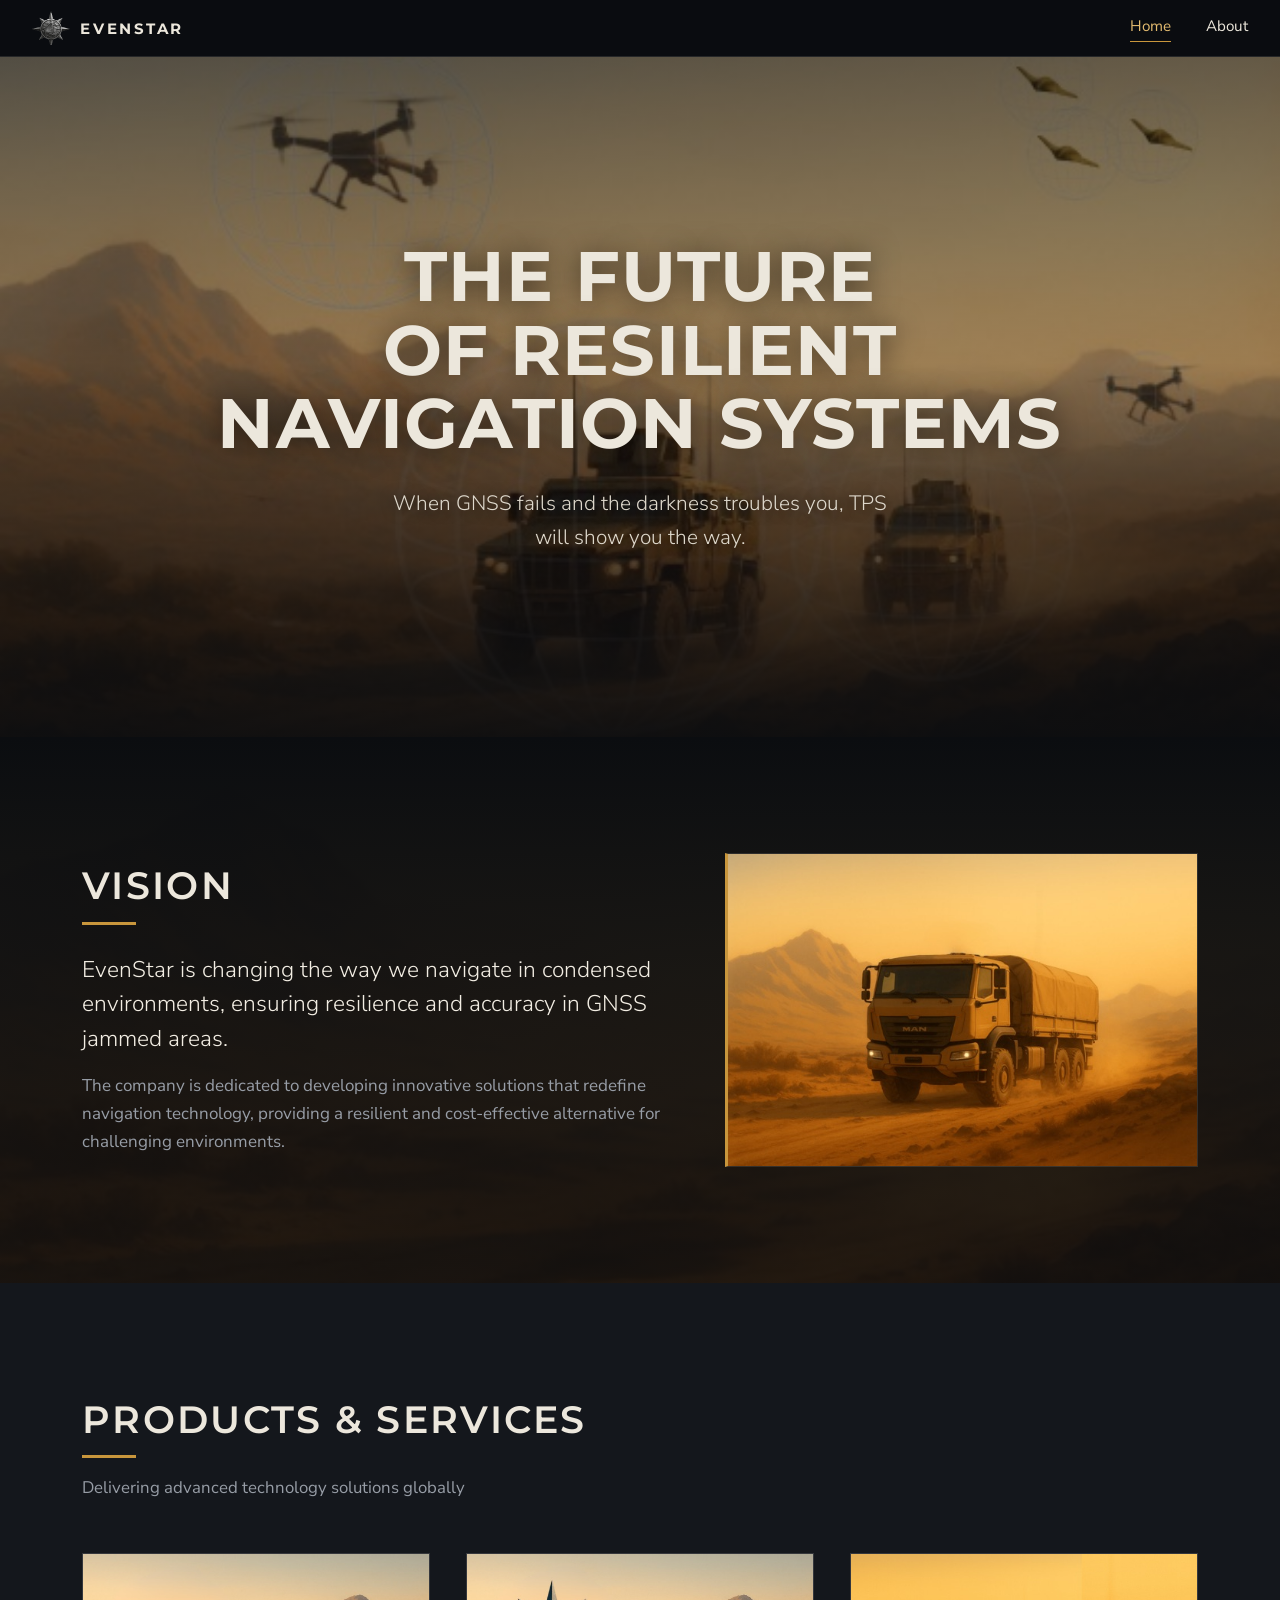
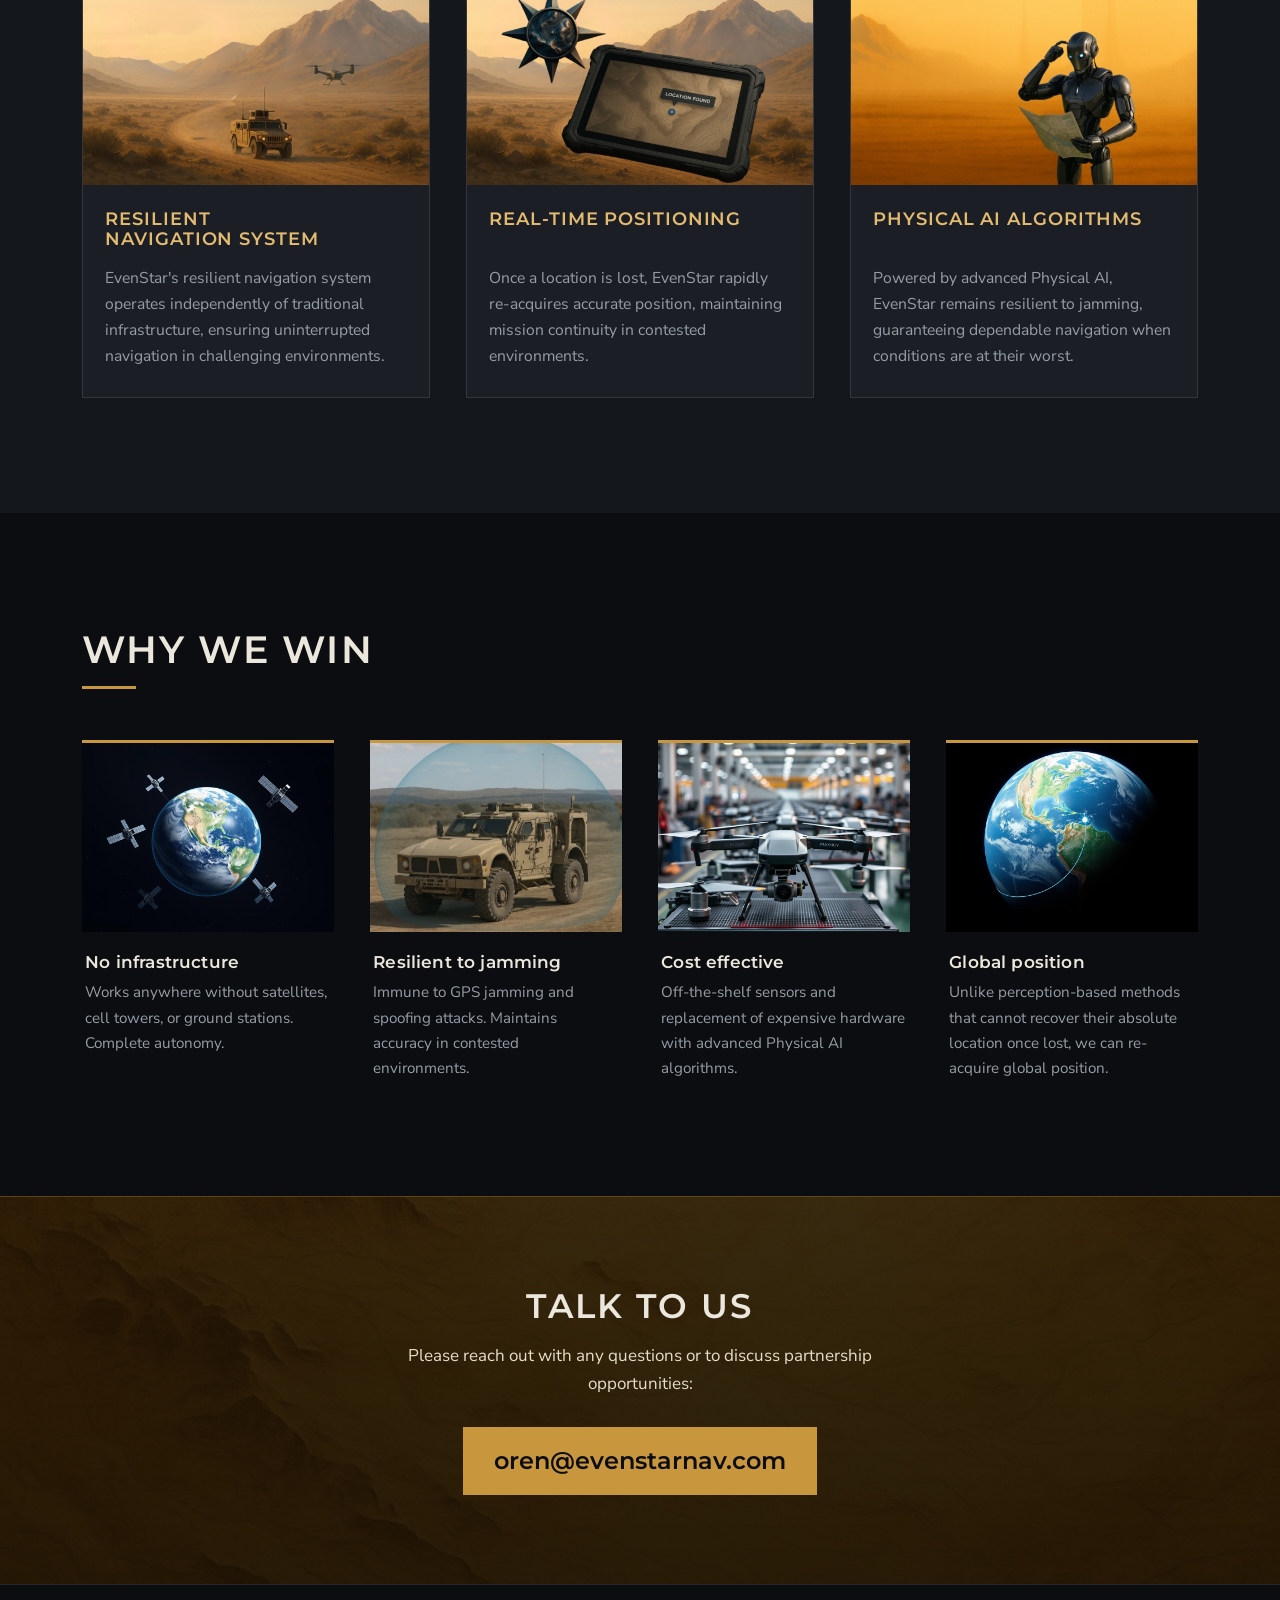
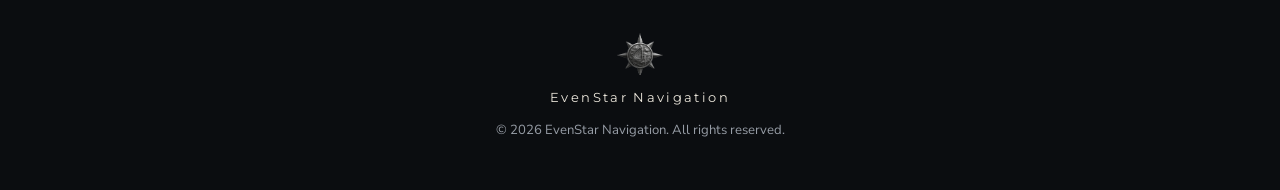
<file: index.html>
<!DOCTYPE html>
<html lang="en">
<head>
<meta charset="utf-8">
<meta name="viewport" content="width=device-width, initial-scale=1">
<title>Home | EvenStar</title>
<meta name="description" content="EvenStar builds resilient navigation systems that work when GNSS fails. Real-time positioning and Physical AI algorithms for GPS-jammed and contested environments.">
<link rel="canonical" href="https://www.evenstarnav.com/">
<meta property="og:title" content="EvenStar — Resilient Navigation Systems">
<meta property="og:description" content="When GNSS fails and the darkness troubles you, TPS will show you the way.">
<meta property="og:image" content="https://www.evenstarnav.com/img/hero.jpg">
<meta property="og:url" content="https://www.evenstarnav.com/">
<meta property="og:type" content="website">
<link rel="icon" href="img/logo.png">
<link rel="preconnect" href="https://fonts.googleapis.com">
<link rel="preconnect" href="https://fonts.gstatic.com" crossorigin>
<link href="https://fonts.googleapis.com/css2?family=Montserrat:wght@500;600;700&family=Nunito+Sans:wght@300;400;600&display=swap" rel="stylesheet">
<link rel="stylesheet" href="style.css">
</head>
<body>

<a class="skip" href="#main">Skip to content</a>

<header class="site-head">
  <a class="brand" href="/">
    <img src="img/logo.png" alt="" width="38" height="38">
    <span>EVENSTAR</span>
  </a>
  <nav aria-label="Main">
    <a href="/" aria-current="page">Home</a>
    <a href="about.html">About</a>
  </nav>
</header>

<main id="main">

  <section class="hero">
    <div class="hero-inner">
      <h1>The future of resilient<br>navigation systems</h1>
      <p>When GNSS fails and the darkness troubles you, TPS will show you the way.</p>
    </div>
  </section>

  <section class="vision" id="vision">
    <div class="wrap vision-grid">
      <div>
        <h2>Vision</h2>
        <p class="lead">EvenStar is changing the way we navigate in condensed environments, ensuring resilience and accuracy in GNSS jammed areas.</p>
        <p>The company is dedicated to developing innovative solutions that redefine navigation technology, providing a resilient and cost-effective alternative for challenging environments.</p>
      </div>
      <figure class="vision-fig">
        <img src="img/truck.jpg" alt="A military logistics truck moving through desert terrain in low visibility." width="612" height="408" loading="lazy">
      </figure>
    </div>
  </section>

  <section class="products" id="products">
    <div class="wrap">
      <h2>Products &amp; Services</h2>
      <p class="section-sub">Delivering advanced technology solutions globally</p>
      <div class="cards-3">

        <article class="card">
          <img src="img/prod-navigation.jpg" alt="An armoured vehicle and an unmanned aircraft operating together in open desert." width="612" height="408" loading="lazy">
          <div class="card-body">
            <h3>Resilient navigation system</h3>
            <p>EvenStar's resilient navigation system operates independently of traditional infrastructure, ensuring uninterrupted navigation in challenging environments.</p>
          </div>
        </article>

        <article class="card">
          <img src="img/prod-positioning.jpg" alt="A rugged field tablet displaying a re-acquired position fix on terrain mapping." width="612" height="408" loading="lazy">
          <div class="card-body">
            <h3>Real-time positioning</h3>
            <p>Once a location is lost, EvenStar rapidly re-acquires accurate position, maintaining mission continuity in contested environments.</p>
          </div>
        </article>

        <article class="card">
          <img src="img/prod-ai.jpg" alt="Autonomous platforms navigating terrain without satellite support." width="612" height="408" loading="lazy">
          <div class="card-body">
            <h3>Physical AI algorithms</h3>
            <p>Powered by advanced Physical AI, EvenStar remains resilient to jamming, guaranteeing dependable navigation when conditions are at their worst.</p>
          </div>
        </article>

      </div>
    </div>
  </section>

  <section class="why" id="why">
    <div class="wrap">
      <h2>Why we win</h2>
      <div class="cards-4">

        <article class="win">
          <img src="img/win-infrastructure.jpg" alt="Earth viewed from orbit, ringed by navigation satellites." width="900" height="900" loading="lazy">
          <div class="win-body">
            <h3>No infrastructure</h3>
            <p>Works anywhere without satellites, cell towers, or ground stations. Complete autonomy.</p>
          </div>
        </article>

        <article class="win">
          <img src="img/win-jamming.jpg" alt="An armoured vehicle operating inside a protected navigation envelope under active jamming." width="621" height="540" loading="lazy">
          <div class="win-body">
            <h3>Resilient to jamming</h3>
            <p>Immune to GPS jamming and spoofing attacks. Maintains accuracy in contested environments.</p>
          </div>
        </article>

        <article class="win">
          <img src="img/win-cost.jpg" alt="A production line of unmanned aircraft being assembled." width="900" height="900" loading="lazy">
          <div class="win-body">
            <h3>Cost effective</h3>
            <p>Off-the-shelf sensors and replacement of expensive hardware with advanced Physical AI algorithms.</p>
          </div>
        </article>

        <article class="win">
          <img src="img/win-global.jpg" alt="Earth from orbit with a position marker and the track leading back to it." width="900" height="900" loading="lazy">
          <div class="win-body">
            <h3>Global position</h3>
            <p>Unlike perception-based methods that cannot recover their absolute location once lost, we can re-acquire global position.</p>
          </div>
        </article>

      </div>
    </div>
  </section>

  <section class="contact" id="contact">
    <div class="wrap contact-inner">
      <h2>Talk to us</h2>
      <p>Please reach out with any questions or to discuss partnership opportunities:</p>
      <a class="mail" href="mailto:oren@evenstarnav.com">oren@evenstarnav.com</a>
    </div>
  </section>

</main>

<footer class="site-foot">
  <div class="wrap foot-inner">
    <img src="img/logo.png" alt="" width="46" height="46">
    <p>EvenStar Navigation</p>
    <p class="fine">&copy; 2026 EvenStar Navigation. All rights reserved.</p>
  </div>
</footer>

</body>
</html>
</file>
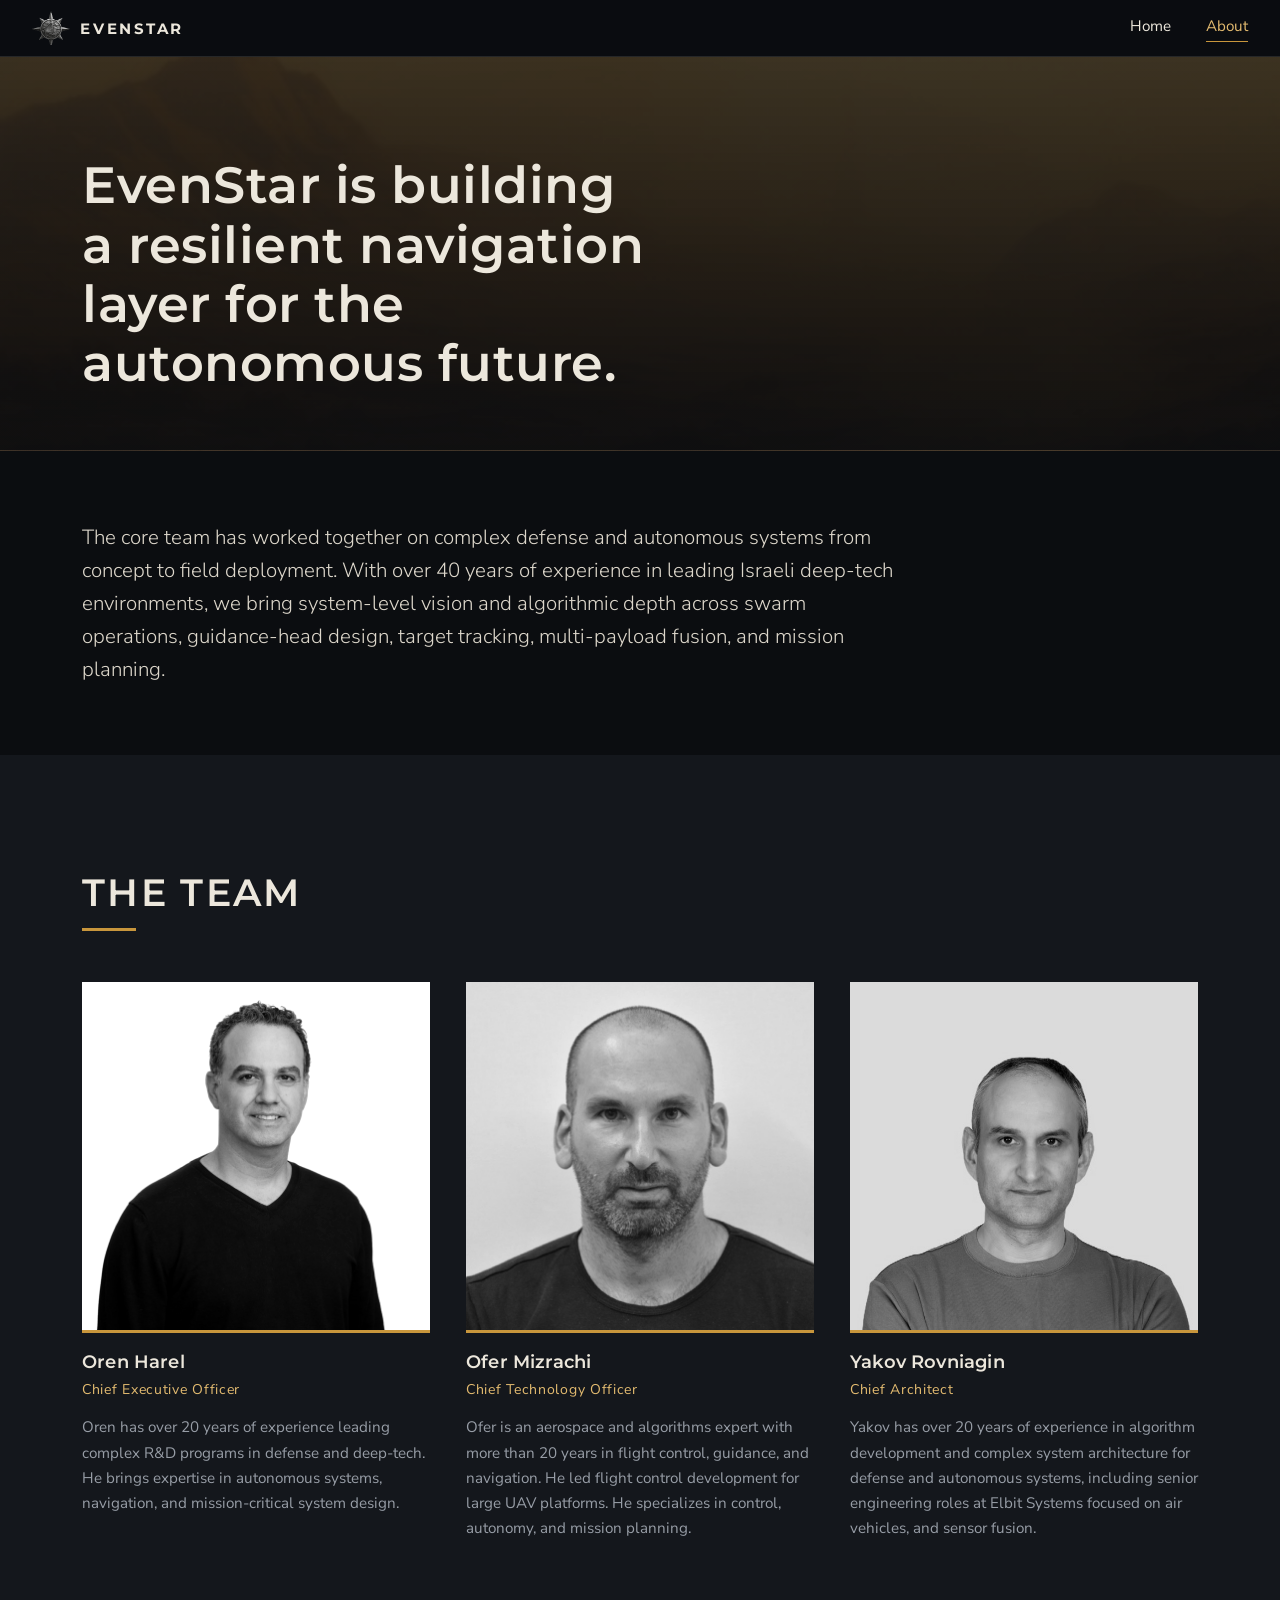
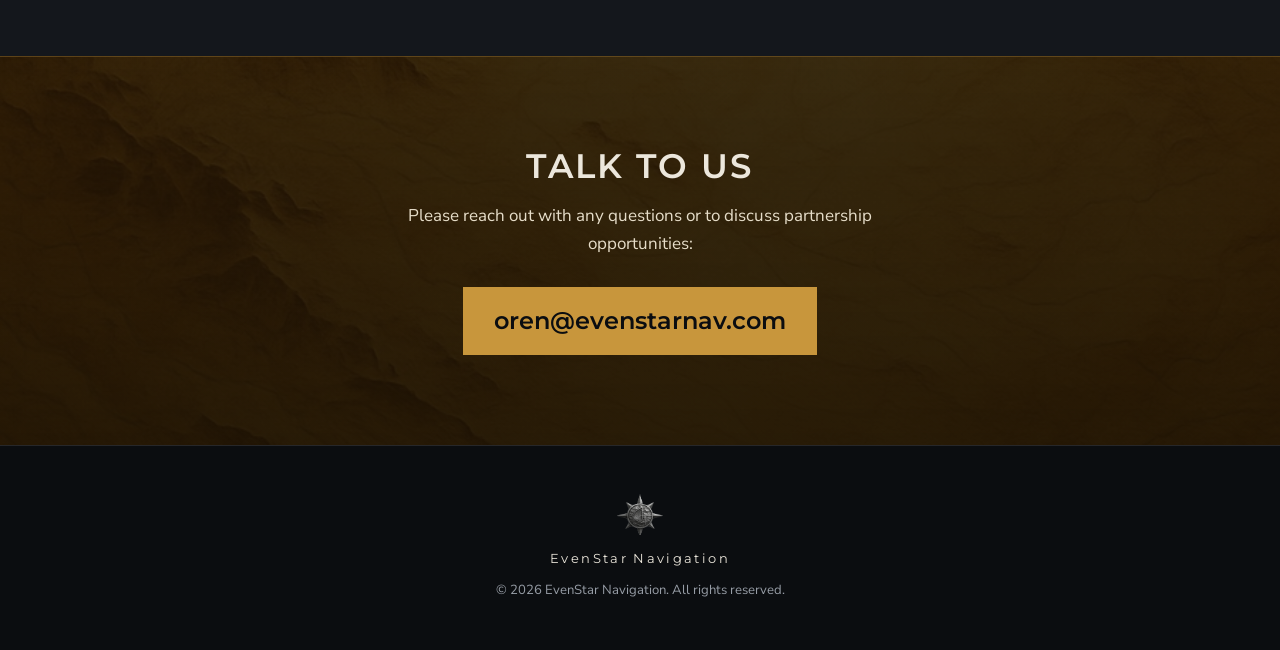
<file: about.html>
<!DOCTYPE html>
<html lang="en">
<head>
<meta charset="utf-8">
<meta name="viewport" content="width=device-width, initial-scale=1">
<title>About | EvenStar</title>
<meta name="description" content="EvenStar is building a resilient navigation layer for the autonomous future. Over 40 years of combined experience in Israeli defence and deep-tech.">
<link rel="canonical" href="https://www.evenstarnav.com/about">
<meta property="og:title" content="About EvenStar">
<meta property="og:description" content="EvenStar is building a resilient navigation layer for the autonomous future.">
<meta property="og:image" content="https://www.evenstarnav.com/img/hero.jpg">
<meta property="og:url" content="https://www.evenstarnav.com/about">
<meta property="og:type" content="website">
<link rel="icon" href="img/logo.png">
<link rel="preconnect" href="https://fonts.googleapis.com">
<link rel="preconnect" href="https://fonts.gstatic.com" crossorigin>
<link href="https://fonts.googleapis.com/css2?family=Montserrat:wght@500;600;700&family=Nunito+Sans:wght@300;400;600&display=swap" rel="stylesheet">
<link rel="stylesheet" href="style.css">
</head>
<body>

<a class="skip" href="#main">Skip to content</a>

<header class="site-head">
  <a class="brand" href="/">
    <img src="img/logo.png" alt="" width="38" height="38">
    <span>EVENSTAR</span>
  </a>
  <nav aria-label="Main">
    <a href="/">Home</a>
    <a href="about.html" aria-current="page">About</a>
  </nav>
</header>

<main id="main">

  <section class="page-head">
    <div class="wrap">
      <h1>EvenStar is building a resilient navigation layer for the autonomous future.</h1>
    </div>
  </section>

  <section class="about-body">
    <div class="wrap">
      <p class="lead">The core team has worked together on complex defense and autonomous systems from concept to field deployment. With over 40 years of experience in leading Israeli deep-tech environments, we bring system-level vision and algorithmic depth across swarm operations, guidance-head design, target tracking, multi-payload fusion, and mission planning.</p>
    </div>
  </section>

  <section class="team">
    <div class="wrap">
      <h2>The team</h2>
      <div class="cards-3">

        <article class="person">
          <div class="person-photo"><img src="img/oren.jpg" alt="Oren Harel" width="700" height="700" loading="lazy"></div>
          <h3>Oren Harel</h3>
          <p class="role">Chief Executive Officer</p>
          <p>Oren has over 20 years of experience leading complex R&amp;D programs in defense and deep-tech. He brings expertise in autonomous systems, navigation, and mission-critical system design.</p>
        </article>

        <article class="person">
          <div class="person-photo"><img src="img/ofer.jpeg" alt="Ofer Mizrachi" width="591" height="591" loading="lazy"></div>
          <h3>Ofer Mizrachi</h3>
          <p class="role">Chief Technology Officer</p>
          <p>Ofer is an aerospace and algorithms expert with more than 20 years in flight control, guidance, and navigation. He led flight control development for large UAV platforms. He specializes in control, autonomy, and mission planning.</p>
        </article>

        <article class="person">
          <div class="person-photo"><img src="img/yakov.jpg" alt="Yakov Rovniagin" width="700" height="632" loading="lazy"></div>
          <h3>Yakov Rovniagin</h3>
          <p class="role">Chief Architect</p>
          <p>Yakov has over 20 years of experience in algorithm development and complex system architecture for defense and autonomous systems, including senior engineering roles at Elbit Systems focused on air vehicles, and sensor fusion.</p>
        </article>

      </div>
    </div>
  </section>

  <section class="contact" id="contact">
    <div class="wrap contact-inner">
      <h2>Talk to us</h2>
      <p>Please reach out with any questions or to discuss partnership opportunities:</p>
      <a class="mail" href="mailto:oren@evenstarnav.com">oren@evenstarnav.com</a>
    </div>
  </section>

</main>

<footer class="site-foot">
  <div class="wrap foot-inner">
    <img src="img/logo.png" alt="" width="46" height="46">
    <p>EvenStar Navigation</p>
    <p class="fine">&copy; 2026 EvenStar Navigation. All rights reserved.</p>
  </div>
</footer>

</body>
</html>
</file>
<file: style.css>
/* EvenStar Navigation — evenstarnav.com
   Palette and type match the previous Wix site: desert amber on near-black,
   Montserrat headings over Nunito Sans body. */

:root {
  --ink:      #0b0d10;
  --panel:    #14171c;
  --panel-2:  #1b1f25;
  --sand:     #c8963c;
  --sand-lt:  #e3bb70;
  --bone:     #ece7dc;
  --muted:    #979da6;
  --line:     rgba(236,231,220,.12);

  --head: "Montserrat", "Helvetica Neue", Arial, sans-serif;
  --body: "Nunito Sans", "Helvetica Neue", Arial, sans-serif;

  --wrap: 1180px;
  --gap: clamp(1.25rem, 3vw, 2.25rem);
  --band: clamp(4rem, 9vw, 7.5rem);
}

*, *::before, *::after { box-sizing: border-box; }

body {
  margin: 0;
  background: var(--ink);
  color: var(--bone);
  font-family: var(--body);
  font-weight: 400;
  font-size: clamp(1rem, .96rem + .2vw, 1.0625rem);
  line-height: 1.65;
  -webkit-font-smoothing: antialiased;
}

img { max-width: 100%; height: auto; display: block; }

h1, h2, h3 {
  font-family: var(--head);
  font-weight: 600;
  line-height: 1.12;
  letter-spacing: .01em;
  margin: 0;
  text-wrap: balance;
}

p { margin: 0 0 1rem; }
p:last-child { margin-bottom: 0; }

a { color: var(--sand-lt); }

:focus-visible {
  outline: 2px solid var(--sand-lt);
  outline-offset: 3px;
}

.skip {
  position: absolute;
  left: -9999px;
  top: 0;
  background: var(--sand);
  color: #14100a;
  padding: .7rem 1.1rem;
  z-index: 100;
  font-weight: 600;
}
.skip:focus { left: 0; }

.wrap {
  width: 100%;
  max-width: var(--wrap);
  margin-inline: auto;
  padding-inline: clamp(1rem, 4vw, 2rem);
}

/* ---------- header ---------- */

.site-head {
  position: sticky;
  top: 0;
  z-index: 50;
  display: flex;
  flex-wrap: wrap;
  align-items: center;
  justify-content: space-between;
  gap: 1rem;
  padding: .7rem clamp(1rem, 4vw, 2rem);
  background: rgba(11,13,16,.94);
  border-bottom: 1px solid var(--line);
}

.brand {
  display: flex;
  align-items: center;
  gap: .65rem;
  color: var(--bone);
  text-decoration: none;
  font-family: var(--head);
  font-weight: 700;
  letter-spacing: .17em;
  font-size: .95rem;
}

/* logo.png is the star mark, white on transparent — no blend tricks needed */
.brand img { width: 38px; height: auto; }
.foot-inner img { width: 46px; height: auto; }

.site-head nav {
  display: flex;
  gap: clamp(1rem, 3vw, 2.2rem);
}

.site-head nav a {
  color: var(--bone);
  text-decoration: none;
  font-size: .95rem;
  padding-bottom: 2px;
  border-bottom: 1px solid transparent;
}
.site-head nav a:hover { border-bottom-color: var(--sand); }
.site-head nav a[aria-current="page"] {
  color: var(--sand-lt);
  border-bottom-color: var(--sand);
}

/* ---------- hero ---------- */

.hero {
  position: relative;
  min-height: min(82vh, 680px);
  display: grid;
  place-items: center;
  padding: var(--band) 0;
  background:
    linear-gradient(180deg, rgba(11,13,16,.62) 0%, rgba(11,13,16,.38) 45%, rgba(11,13,16,.95) 100%),
    url("img/hero.jpg") center/cover no-repeat;
}

.hero-inner {
  max-width: 60rem;
  margin-inline: auto;
  padding-inline: clamp(1rem, 4vw, 2rem);
  text-align: center;
}

.hero h1 {
  font-size: clamp(2.1rem, 1.2rem + 4.2vw, 4.4rem);
  font-weight: 700;
  text-transform: uppercase;
  letter-spacing: .015em;
  line-height: 1.04;
  text-shadow: 0 2px 28px rgba(0,0,0,.55);
}

.hero p {
  margin: 1.6rem auto 0;
  max-width: 44ch;
  font-size: clamp(1.02rem, .96rem + .45vw, 1.3rem);
  font-weight: 300;
  color: #ded8cc;
  text-shadow: 0 1px 14px rgba(0,0,0,.6);
}

/* ---------- section basics ---------- */

.vision, .products, .why, .team, .about-body { padding-block: var(--band); }

.vision h2, .products h2, .why h2, .team h2 {
  font-size: clamp(1.5rem, 1.1rem + 1.7vw, 2.4rem);
  text-transform: uppercase;
  letter-spacing: .06em;
}

.vision h2::after, .products h2::after, .why h2::after, .team h2::after {
  content: "";
  display: block;
  width: 54px;
  height: 3px;
  margin-top: .9rem;
  background: var(--sand);
}

.section-sub {
  margin-top: 1rem;
  color: var(--muted);
  font-size: 1.05rem;
}

/* ---------- vision ---------- */

.vision {
  position: relative;
  background:
    linear-gradient(180deg, var(--ink) 0%, rgba(11,13,16,.86) 100%),
    url("img/vision-bg.jpg") center/cover no-repeat;
}

.vision-grid {
  display: grid;
  grid-template-columns: 1.1fr .9fr;
  gap: clamp(2rem, 5vw, 4rem);
  align-items: center;
}

.vision .lead {
  margin-top: 1.8rem;
  font-size: clamp(1.1rem, 1rem + .6vw, 1.42rem);
  font-weight: 300;
  line-height: 1.5;
  color: #f2ede3;
}

.vision p:not(.lead) { color: var(--muted); }

.vision-fig { margin: 0; }
.vision-fig img {
  width: 100%;
  border: 1px solid var(--line);
  border-left: 3px solid var(--sand);
}

/* ---------- products ---------- */

.products { background: var(--panel); }

.cards-3 {
  display: grid;
  grid-template-columns: repeat(3, 1fr);
  gap: var(--gap);
  margin-top: clamp(2rem, 4vw, 3.2rem);
}

.card {
  background: var(--panel-2);
  border: 1px solid var(--line);
  display: flex;
  flex-direction: column;
}
.card img { width: 100%; aspect-ratio: 3 / 2; object-fit: cover; }
.card-body { padding: 1.5rem 1.4rem 1.7rem; }

.card h3 {
  font-size: 1.12rem;
  min-height: 2.5em;
  text-transform: uppercase;
  letter-spacing: .05em;
  color: var(--sand-lt);
  margin-bottom: .8rem;
}
.card p { color: var(--muted); font-size: .98rem; }

/* ---------- why we win ---------- */

.cards-4 {
  display: grid;
  grid-template-columns: repeat(4, 1fr);
  gap: var(--gap);
  margin-top: clamp(2rem, 4vw, 3.2rem);
}

.win { border-top: 3px solid var(--sand); }
.win img {
  width: 100%;
  aspect-ratio: 4 / 3;
  object-fit: cover;
  filter: saturate(.85);
}
.win-body { padding: 1.3rem .2rem 0; }
.win h3 { font-size: 1.05rem; margin-bottom: .55rem; }
.win p { color: var(--muted); font-size: .95rem; }

/* ---------- about page ---------- */

.page-head {
  padding-block: calc(var(--band) * .85) calc(var(--band) * .5);
  border-bottom: 1px solid var(--line);
  background:
    linear-gradient(180deg, rgba(11,13,16,.8), rgba(11,13,16,.97)),
    url("img/vision-bg.jpg") center/cover no-repeat;
}
.page-head h1 {
  max-width: 20ch;
  font-size: clamp(1.8rem, 1.2rem + 2.6vw, 3.2rem);
  font-weight: 600;
  line-height: 1.16;
}

.about-body { padding-block: calc(var(--band) * .6); }
.about-body .lead {
  max-width: 68ch;
  font-size: clamp(1.05rem, 1rem + .5vw, 1.28rem);
  font-weight: 300;
  line-height: 1.62;
  color: #ddd7cb;
}

.team { background: var(--panel); }

.person-photo { border-bottom: 3px solid var(--sand); }
.person img {
  width: 100%;
  aspect-ratio: 1 / 1;
  object-fit: cover;
  filter: grayscale(1) contrast(1.05);
  display: block;
}
.person h3 { font-size: 1.15rem; margin-top: 1.2rem; }
.person .role {
  color: var(--sand-lt);
  font-size: .88rem;
  letter-spacing: .05em;
  margin: .3rem 0 .9rem;
}
.person p:not(.role) { color: var(--muted); font-size: .95rem; }

/* ---------- contact ---------- */

.contact {
  padding-block: clamp(3.5rem, 7vw, 6rem);
  background:
    linear-gradient(180deg, rgba(20,14,4,.84), rgba(20,14,4,.9)),
    url("img/texture-gold.jpg") center/cover no-repeat;
  border-top: 1px solid rgba(200,150,60,.35);
}

.contact-inner { text-align: center; }

.contact h2 {
  font-size: clamp(1.4rem, 1.1rem + 1.4vw, 2.1rem);
  text-transform: uppercase;
  letter-spacing: .07em;
}
.contact p {
  margin: 1.1rem auto 1.8rem;
  max-width: 52ch;
  color: #e6ddc9;
}

.mail {
  display: inline-block;
  font-family: var(--head);
  font-weight: 600;
  font-size: clamp(1.05rem, 1rem + .6vw, 1.5rem);
  color: var(--ink);
  background: var(--sand);
  padding: .85rem 1.9rem;
  text-decoration: none;
  border: 1px solid var(--sand);
}
.mail:hover { background: transparent; color: var(--sand-lt); }

/* ---------- footer ---------- */

.site-foot {
  padding-block: 3rem;
  border-top: 1px solid var(--line);
  background: var(--ink);
}
.foot-inner { text-align: center; }
.foot-inner img { margin: 0 auto .8rem; }
.foot-inner p {
  font-family: var(--head);
  letter-spacing: .18em;
  font-size: .82rem;
  color: var(--bone);
  margin: 0;
}
.foot-inner .fine {
  margin-top: .7rem;
  font-family: var(--body);
  letter-spacing: 0;
  color: var(--muted);
  font-size: .82rem;
}

/* ---------- responsive ---------- */

@media (max-width: 960px) {
  .cards-4 { grid-template-columns: repeat(2, 1fr); }
  .vision-grid { grid-template-columns: 1fr; }
  .vision-fig { order: -1; }
}

@media (max-width: 700px) {
  .cards-3 { grid-template-columns: 1fr; }
  .site-head { justify-content: center; text-align: center; }
  .hero { min-height: 70vh; }
}

@media (max-width: 460px) {
  .cards-4 { grid-template-columns: 1fr; }
}

@media (prefers-reduced-motion: reduce) {
  * { animation-duration: .01ms !important; transition-duration: .01ms !important; }
}
</file>
